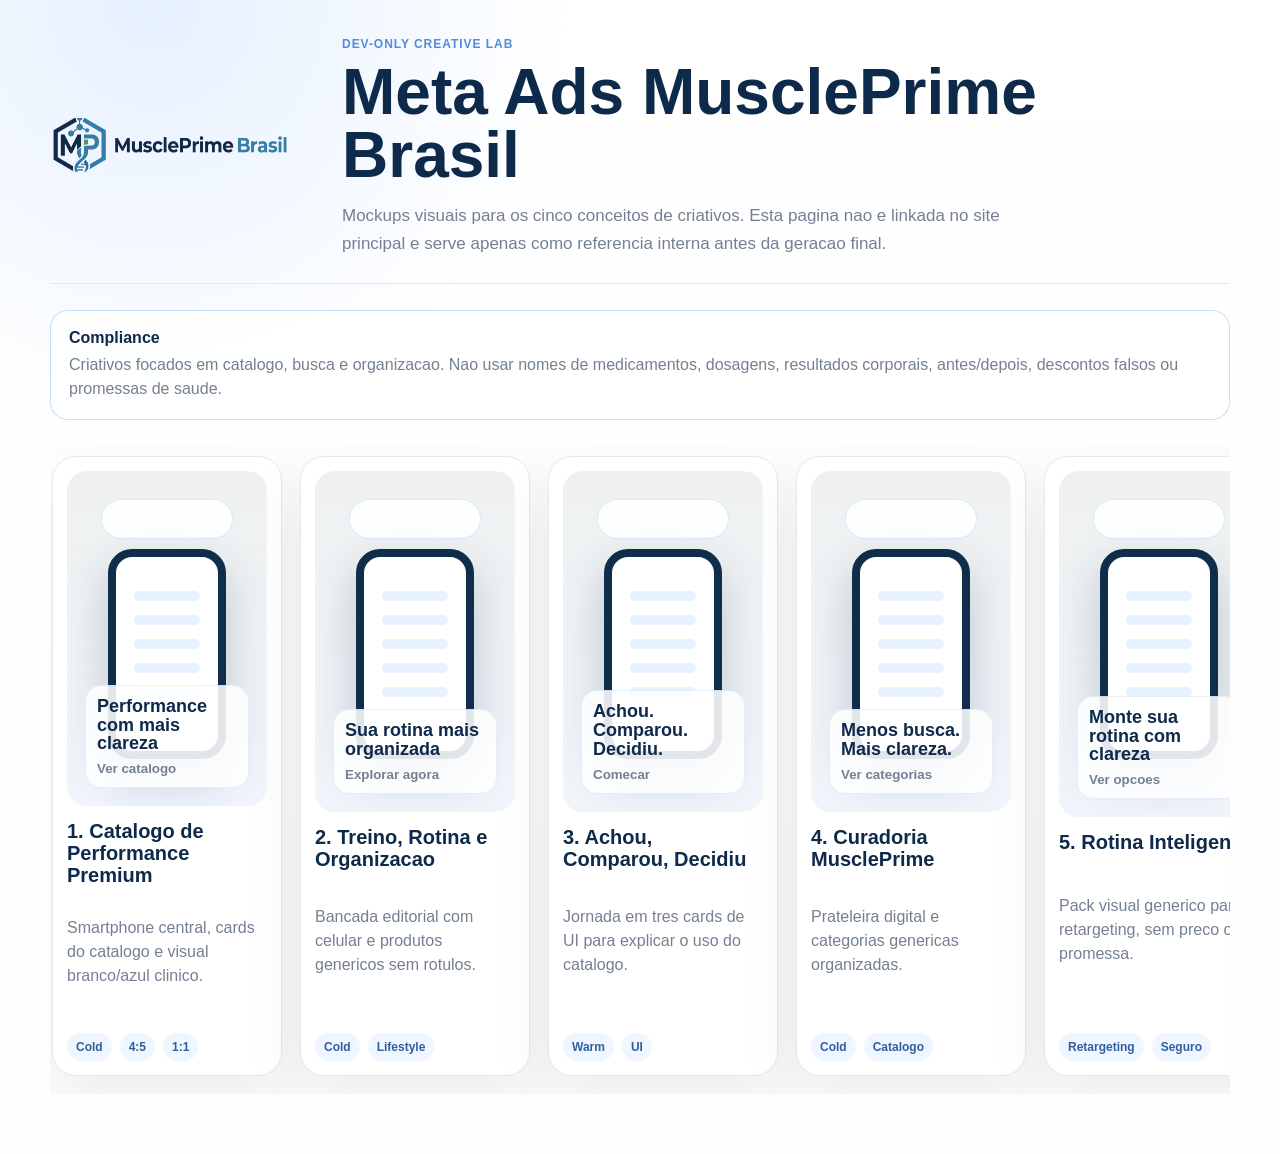
<file: creative-lab/meta-ads/index.html>
<!doctype html>
<html lang="pt-BR">
  <head>
    <meta charset="utf-8" />
    <meta name="viewport" content="width=device-width, initial-scale=1" />
    <title>Creative Lab - Meta Ads MusclePrime Brasil</title>
    <style>
      :root {
        --page: #fdfdfb;
        --panel: #ffffff;
        --ink: #424b5d;
        --muted: #748092;
        --line: #e5e8ec;
        --blue: #8bbcff;
        --blue-strong: #518bdc;
        --navy: #0e2a4a;
        --radius: 18px;
        font-family: Geist, "SF Pro Display", "Helvetica Neue", Arial, sans-serif;
      }

      * {
        box-sizing: border-box;
      }

      body {
        margin: 0;
        color: var(--ink);
        background:
          radial-gradient(circle at 12% 0%, rgba(139, 188, 255, 0.22), transparent 26rem),
          linear-gradient(180deg, #ffffff 0%, var(--page) 100%);
      }

      .shell {
        width: min(1180px, calc(100% - 36px));
        margin: 0 auto;
        padding: 34px 0 60px;
      }

      header {
        display: grid;
        grid-template-columns: 260px minmax(0, 1fr);
        gap: 32px;
        align-items: center;
        padding-bottom: 26px;
        border-bottom: 1px solid var(--line);
      }

      header img {
        width: 240px;
        height: 54px;
        object-fit: cover;
        object-position: center;
      }

      .kicker {
        display: inline-flex;
        margin-bottom: 10px;
        color: var(--blue-strong);
        font-size: 12px;
        font-weight: 900;
        letter-spacing: 0.08em;
        text-transform: uppercase;
      }

      h1 {
        margin: 0;
        color: var(--navy);
        font-size: clamp(34px, 5vw, 64px);
        line-height: 0.98;
        letter-spacing: 0;
      }

      .intro {
        max-width: 690px;
        margin: 16px 0 0;
        color: var(--muted);
        font-size: 17px;
        line-height: 1.6;
      }

      .notice {
        margin: 26px 0;
        padding: 18px;
        border: 1px solid rgba(139, 188, 255, 0.48);
        border-radius: var(--radius);
        background: rgba(255, 255, 255, 0.76);
      }

      .notice strong,
      .notice span {
        display: block;
      }

      .notice strong {
        color: var(--navy);
        margin-bottom: 6px;
      }

      .notice span {
        color: var(--muted);
        line-height: 1.5;
      }

      .grid {
        display: grid;
        grid-template-columns: repeat(5, minmax(230px, 1fr));
        gap: 18px;
        overflow-x: auto;
        padding: 10px 2px 18px;
      }

      .ad-card {
        display: grid;
        gap: 14px;
        min-height: 620px;
        padding: 14px;
        border: 1px solid var(--line);
        border-radius: 24px;
        background: var(--panel);
        box-shadow: 0 20px 60px rgba(14, 42, 74, 0.08);
      }

      .mock {
        position: relative;
        min-height: 320px;
        overflow: hidden;
        border-radius: 20px;
        background:
          linear-gradient(180deg, rgba(14, 42, 74, 0.06), rgba(139, 188, 255, 0.12)),
          var(--page);
      }

      .mock::before {
        content: "";
        position: absolute;
        inset: 28px 34px auto;
        height: 40px;
        border-radius: 999px;
        background: rgba(255, 255, 255, 0.9);
        box-shadow: inset 0 0 0 1px rgba(81, 139, 220, 0.18);
      }

      .phone {
        position: absolute;
        left: 50%;
        top: 78px;
        width: 118px;
        height: 210px;
        border: 8px solid #102d4b;
        border-radius: 24px;
        background: #ffffff;
        transform: translateX(-50%);
        box-shadow: 0 20px 44px rgba(14, 42, 74, 0.22);
      }

      .phone::before,
      .phone::after {
        content: "";
        position: absolute;
        left: 18px;
        right: 18px;
        height: 10px;
        border-radius: 999px;
        background: #e8f1ff;
      }

      .phone::before {
        top: 34px;
      }

      .phone::after {
        top: 58px;
        box-shadow: 0 24px 0 #e8f1ff, 0 48px 0 #e8f1ff, 0 72px 0 #e8f1ff;
      }

      .tag {
        position: absolute;
        left: 18px;
        right: 18px;
        bottom: 18px;
        display: grid;
        gap: 8px;
        padding: 12px;
        border-radius: 16px;
        background: rgba(255, 255, 255, 0.88);
        box-shadow: inset 0 0 0 1px rgba(81, 139, 220, 0.14);
      }

      .tag b {
        color: var(--navy);
        font-size: 18px;
        line-height: 1.05;
      }

      .tag small {
        color: var(--muted);
        font-weight: 700;
      }

      .ad-card h2 {
        margin: 0;
        color: var(--navy);
        font-size: 20px;
        line-height: 1.1;
      }

      .ad-card p {
        margin: 0;
        color: var(--muted);
        line-height: 1.5;
      }

      .meta {
        display: flex;
        flex-wrap: wrap;
        gap: 8px;
        margin-top: auto;
      }

      .meta span {
        padding: 7px 9px;
        border-radius: 999px;
        background: #f0f6ff;
        color: #305f9e;
        font-size: 12px;
        font-weight: 850;
      }

      @media (max-width: 760px) {
        header {
          grid-template-columns: 1fr;
        }
      }
    </style>
  </head>
  <body>
    <main class="shell">
      <header>
        <img src="../../assets/brand/muscleprime-logo-transparent.png" alt="MusclePrime Brasil" />
        <div>
          <span class="kicker">Dev-only creative lab</span>
          <h1>Meta Ads MusclePrime Brasil</h1>
          <p class="intro">
            Mockups visuais para os cinco conceitos de criativos. Esta pagina nao e linkada no site
            principal e serve apenas como referencia interna antes da geracao final.
          </p>
        </div>
      </header>

      <section class="notice">
        <strong>Compliance</strong>
        <span>
          Criativos focados em catalogo, busca e organizacao. Nao usar nomes de medicamentos,
          dosagens, resultados corporais, antes/depois, descontos falsos ou promessas de saude.
        </span>
      </section>

      <section class="grid" aria-label="Opcoes de criativos">
        <article class="ad-card">
          <div class="mock">
            <div class="phone"></div>
            <div class="tag"><b>Performance com mais clareza</b><small>Ver catalogo</small></div>
          </div>
          <h2>1. Catalogo de Performance Premium</h2>
          <p>Smartphone central, cards do catalogo e visual branco/azul clinico.</p>
          <div class="meta"><span>Cold</span><span>4:5</span><span>1:1</span></div>
        </article>

        <article class="ad-card">
          <div class="mock">
            <div class="phone"></div>
            <div class="tag"><b>Sua rotina mais organizada</b><small>Explorar agora</small></div>
          </div>
          <h2>2. Treino, Rotina e Organizacao</h2>
          <p>Bancada editorial com celular e produtos genericos sem rotulos.</p>
          <div class="meta"><span>Cold</span><span>Lifestyle</span></div>
        </article>

        <article class="ad-card">
          <div class="mock">
            <div class="phone"></div>
            <div class="tag"><b>Achou. Comparou. Decidiu.</b><small>Comecar</small></div>
          </div>
          <h2>3. Achou, Comparou, Decidiu</h2>
          <p>Jornada em tres cards de UI para explicar o uso do catalogo.</p>
          <div class="meta"><span>Warm</span><span>UI</span></div>
        </article>

        <article class="ad-card">
          <div class="mock">
            <div class="phone"></div>
            <div class="tag"><b>Menos busca. Mais clareza.</b><small>Ver categorias</small></div>
          </div>
          <h2>4. Curadoria MusclePrime</h2>
          <p>Prateleira digital e categorias genericas organizadas.</p>
          <div class="meta"><span>Cold</span><span>Catalogo</span></div>
        </article>

        <article class="ad-card">
          <div class="mock">
            <div class="phone"></div>
            <div class="tag"><b>Monte sua rotina com clareza</b><small>Ver opcoes</small></div>
          </div>
          <h2>5. Rotina Inteligente</h2>
          <p>Pack visual generico para retargeting, sem preco ou promessa.</p>
          <div class="meta"><span>Retargeting</span><span>Seguro</span></div>
        </article>
      </section>
    </main>
  </body>
</html>
</file>
